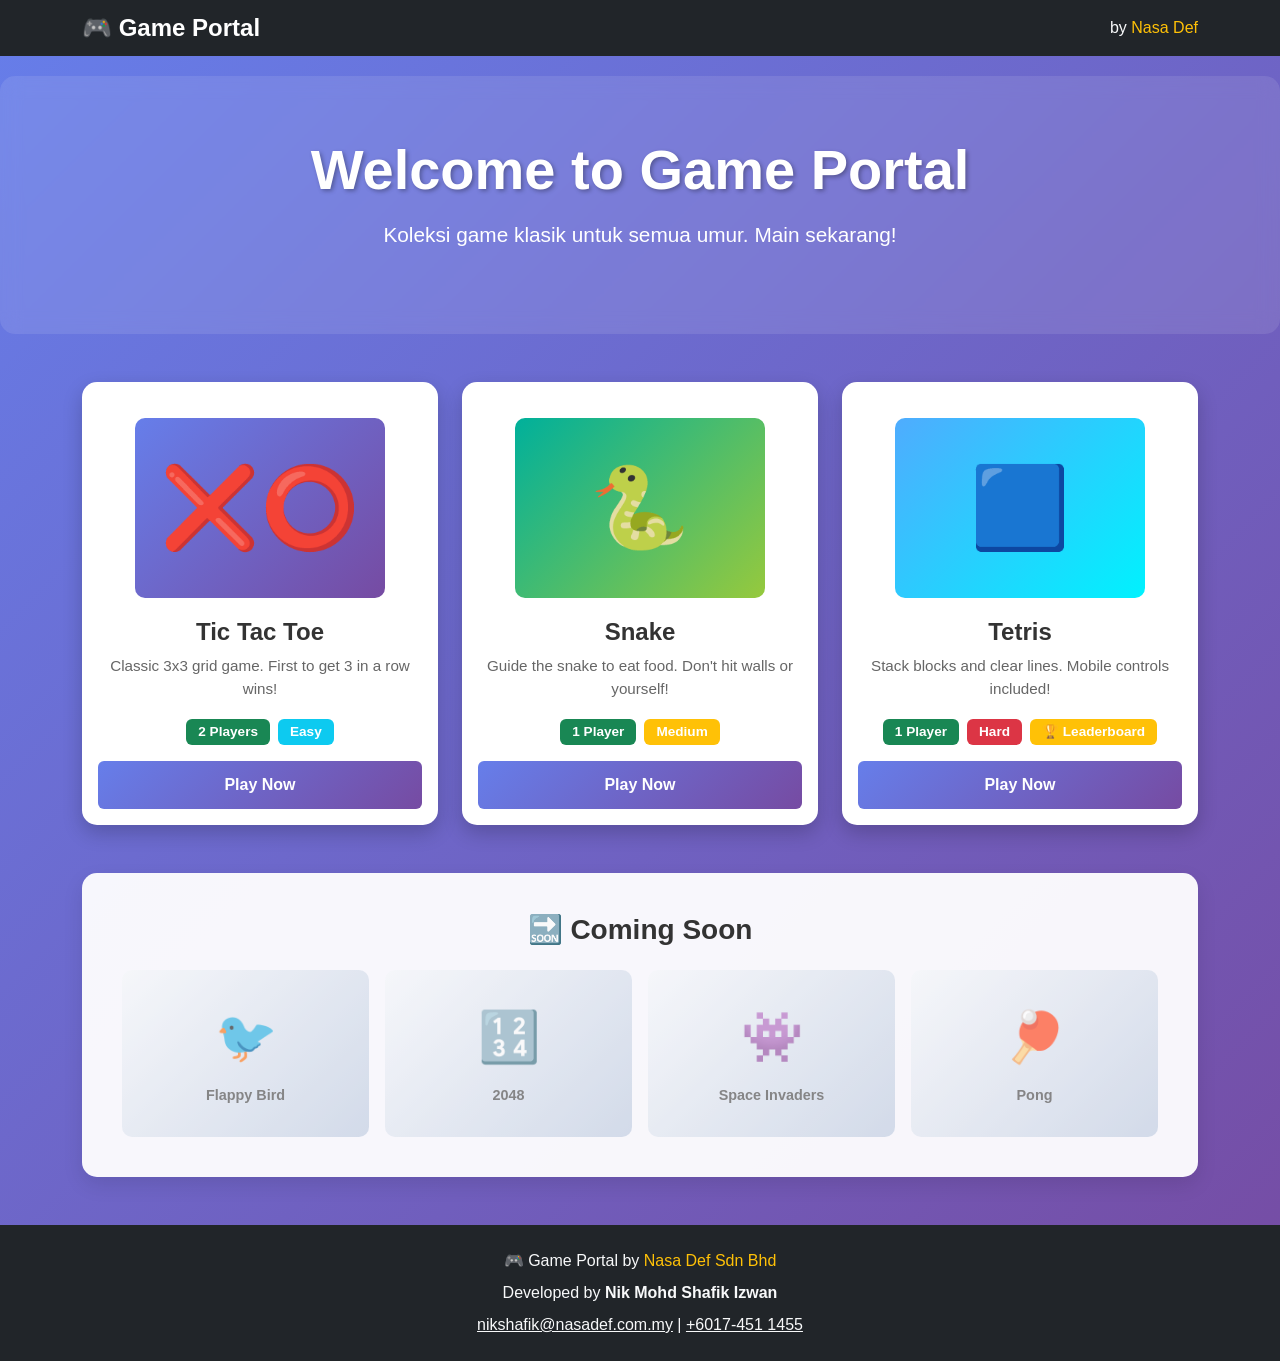
<file: index.html>
<!DOCTYPE html>
<html lang="ms">
<head>
    <meta charset="UTF-8">
    <meta name="viewport" content="width=device-width, initial-scale=1.0">
    <title>Game Portal - Nasa Def</title>
    <link href="https://cdn.jsdelivr.net/npm/bootstrap@5.3.0/dist/css/bootstrap.min.css" rel="stylesheet">
    <link rel="stylesheet" href="assets/css/style.css">
</head>
<body>
    <!-- Navbar -->
    <nav class="navbar navbar-dark bg-dark">
        <div class="container">
            <span class="navbar-brand mb-0 h1">🎮 Game Portal</span>
            <span class="navbar-text text-light">
                by <a href="https://www.nasadef.com.my" class="text-warning text-decoration-none" target="_blank">Nasa Def</a>
            </span>
        </div>
    </nav>

    <!-- Hero Section -->
    <div class="hero-section">
        <div class="container text-center">
            <h1 class="display-4 fw-bold mb-3">Welcome to Game Portal</h1>
            <p class="lead mb-4">Koleksi game klasik untuk semua umur. Main sekarang!</p>
        </div>
    </div>

    <!-- Games Grid -->
    <div class="container mt-5 mb-5">
        <div class="row g-4">
            <!-- Tic Tac Toe -->
            <div class="col-md-6 col-lg-4">
                <div class="card game-card">
                    <div class="card-body text-center">
                        <div class="game-thumb tic-tac-toe-thumb">❌⭕</div>
                        <h5 class="card-title mt-3">Tic Tac Toe</h5>
                        <p class="card-text">Classic 3x3 grid game. First to get 3 in a row wins!</p>
                        <div class="game-stats mb-3">
                            <span class="badge bg-success">2 Players</span>
                            <span class="badge bg-info">Easy</span>
                        </div>
                        <a href="games/tic-tac-toe/index.html" class="btn btn-primary w-100">Play Now</a>
                    </div>
                </div>
            </div>

            <!-- Snake -->
            <div class="col-md-6 col-lg-4">
                <div class="card game-card">
                    <div class="card-body text-center">
                        <div class="game-thumb snake-thumb">🐍</div>
                        <h5 class="card-title mt-3">Snake</h5>
                        <p class="card-text">Guide the snake to eat food. Don't hit walls or yourself!</p>
                        <div class="game-stats mb-3">
                            <span class="badge bg-success">1 Player</span>
                            <span class="badge bg-warning">Medium</span>
                        </div>
                        <a href="games/snake/index.html" class="btn btn-primary w-100">Play Now</a>
                    </div>
                </div>
            </div>

            <!-- Tetris -->
            <div class="col-md-6 col-lg-4">
                <div class="card game-card">
                    <div class="card-body text-center">
                        <div class="game-thumb tetris-thumb">🟦</div>
                        <h5 class="card-title mt-3">Tetris</h5>
                        <p class="card-text">Stack blocks and clear lines. Mobile controls included!</p>
                        <div class="game-stats mb-3">
                            <span class="badge bg-success">1 Player</span>
                            <span class="badge bg-danger">Hard</span>
                            <span class="badge bg-warning">🏆 Leaderboard</span>
                        </div>
                        <a href="games/tetris/index.html" class="btn btn-primary w-100">Play Now</a>
                    </div>
                </div>
            </div>
        </div>

        <!-- Coming Soon Section -->
        <div class="coming-soon-section mt-5">
            <h3 class="text-center mb-4">🔜 Coming Soon</h3>
            <div class="row g-3">
                <div class="col-6 col-md-3">
                    <div class="coming-soon-card">
                        <span class="game-icon">🐦</span>
                        <p class="game-name">Flappy Bird</p>
                    </div>
                </div>
                <div class="col-6 col-md-3">
                    <div class="coming-soon-card">
                        <span class="game-icon">🔢</span>
                        <p class="game-name">2048</p>
                    </div>
                </div>
                <div class="col-6 col-md-3">
                    <div class="coming-soon-card">
                        <span class="game-icon">👾</span>
                        <p class="game-name">Space Invaders</p>
                    </div>
                </div>
                <div class="col-6 col-md-3">
                    <div class="coming-soon-card">
                        <span class="game-icon">🏓</span>
                        <p class="game-name">Pong</p>
                    </div>
                </div>
            </div>
        </div>
    </div>

    <!-- Footer -->
    <footer class="footer mt-5 py-4 bg-dark text-light">
        <div class="container text-center">
            <p class="mb-2">🎮 Game Portal by <a href="https://www.nasadef.com.my" class="text-warning text-decoration-none" target="_blank">Nasa Def Sdn Bhd</a></p>
            <p class="mb-2">Developed by <strong>Nik Mohd Shafik Izwan</strong></p>
            <p class="mb-0">
                <a href="mailto:nikshafik@nasadef.com.my" class="text-light">nikshafik@nasadef.com.my</a> | 
                <a href="tel:+60174511455" class="text-light">+6017-451 1455</a>
            </p>
        </div>
    </footer>

    <script src="https://cdn.jsdelivr.net/npm/bootstrap@5.3.0/dist/js/bootstrap.bundle.min.js"></script>
</body>
</html>
</file>
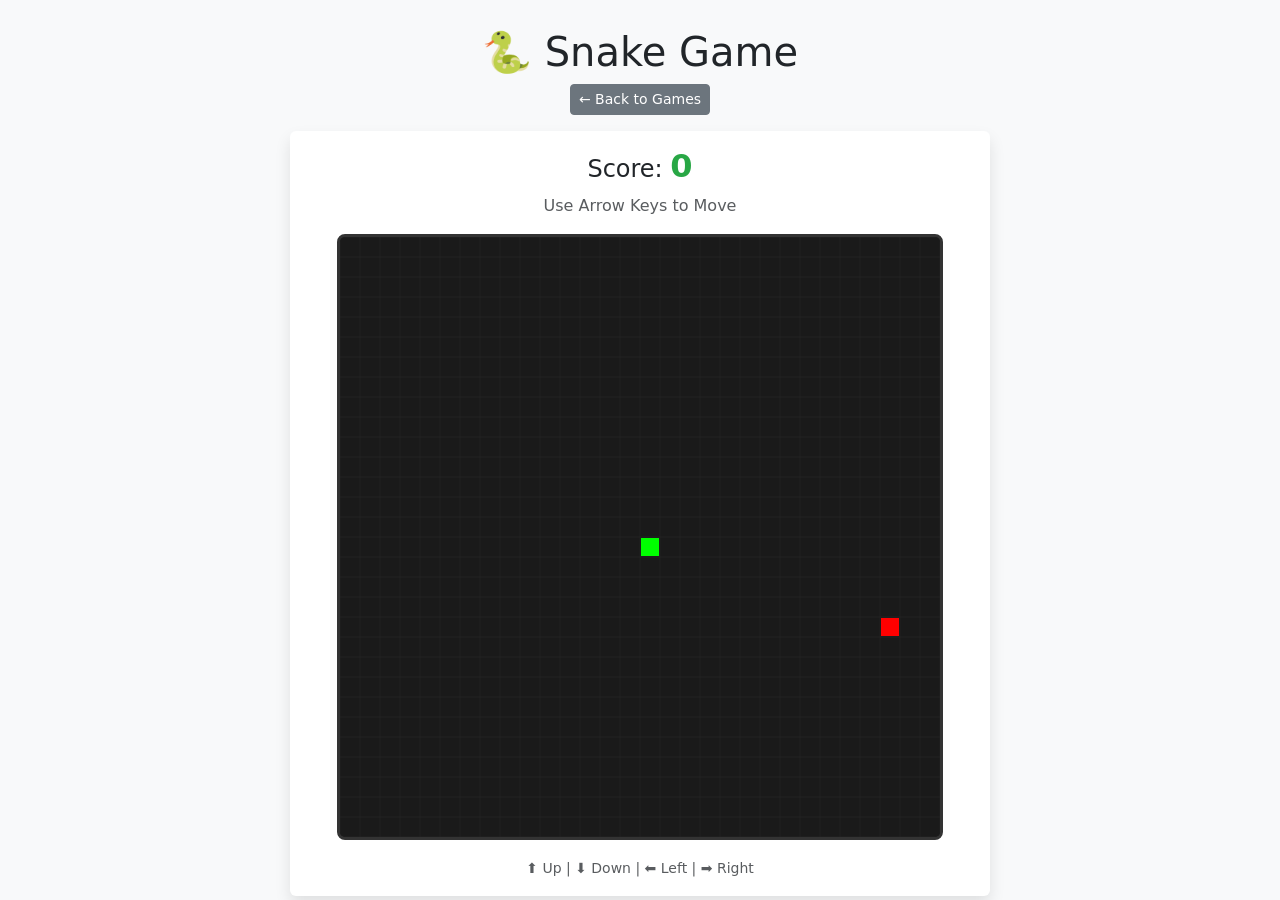
<file: games/snake/index.html>
<!DOCTYPE html>
<html lang="ms">
<head>
    <meta charset="UTF-8">
    <meta name="viewport" content="width=device-width, initial-scale=1.0">
    <title>Snake Game</title>
    <link href="https://cdn.jsdelivr.net/npm/bootstrap@5.3.0/dist/css/bootstrap.min.css" rel="stylesheet">
    <link rel="stylesheet" href="snake.css">
</head>
<body>
    <div class="container">
        <!-- Header -->
        <div class="text-center mt-4">
            <h1>🐍 Snake Game</h1>
            <a href="../../index.html" class="btn btn-sm btn-secondary mb-3">← Back to Games</a>
        </div>

        <!-- Game Card -->
        <div class="card game-card">
            <div class="card-body">
                <!-- Score Display -->
                <div class="text-center mb-3">
                    <h4>Score: <span id="score">0</span></h4>
                    <p class="text-muted mb-0">Use Arrow Keys to Move</p>
                </div>

                <!-- Canvas -->
                <div class="canvas-container">
                    <canvas id="gameCanvas" width="600" height="600"></canvas>
                </div>

                <!-- Game Over Overlay -->
                <div id="gameOver" class="game-over">
                    <h2>Game Over!</h2>
                    <p>Final Score: <span id="finalScore">0</span></p>
                    <button id="restartBtn" class="btn btn-primary btn-lg">Play Again</button>
                </div>

                <!-- Controls Info -->
                <div class="text-center mt-3">
                    <small class="text-muted">
                        ⬆️ Up | ⬇️ Down | ⬅️ Left | ➡️ Right
                    </small>
                </div>
            </div>
        </div>
    </div>

    <script src="snake.js"></script>
</body>
</html>
</file>
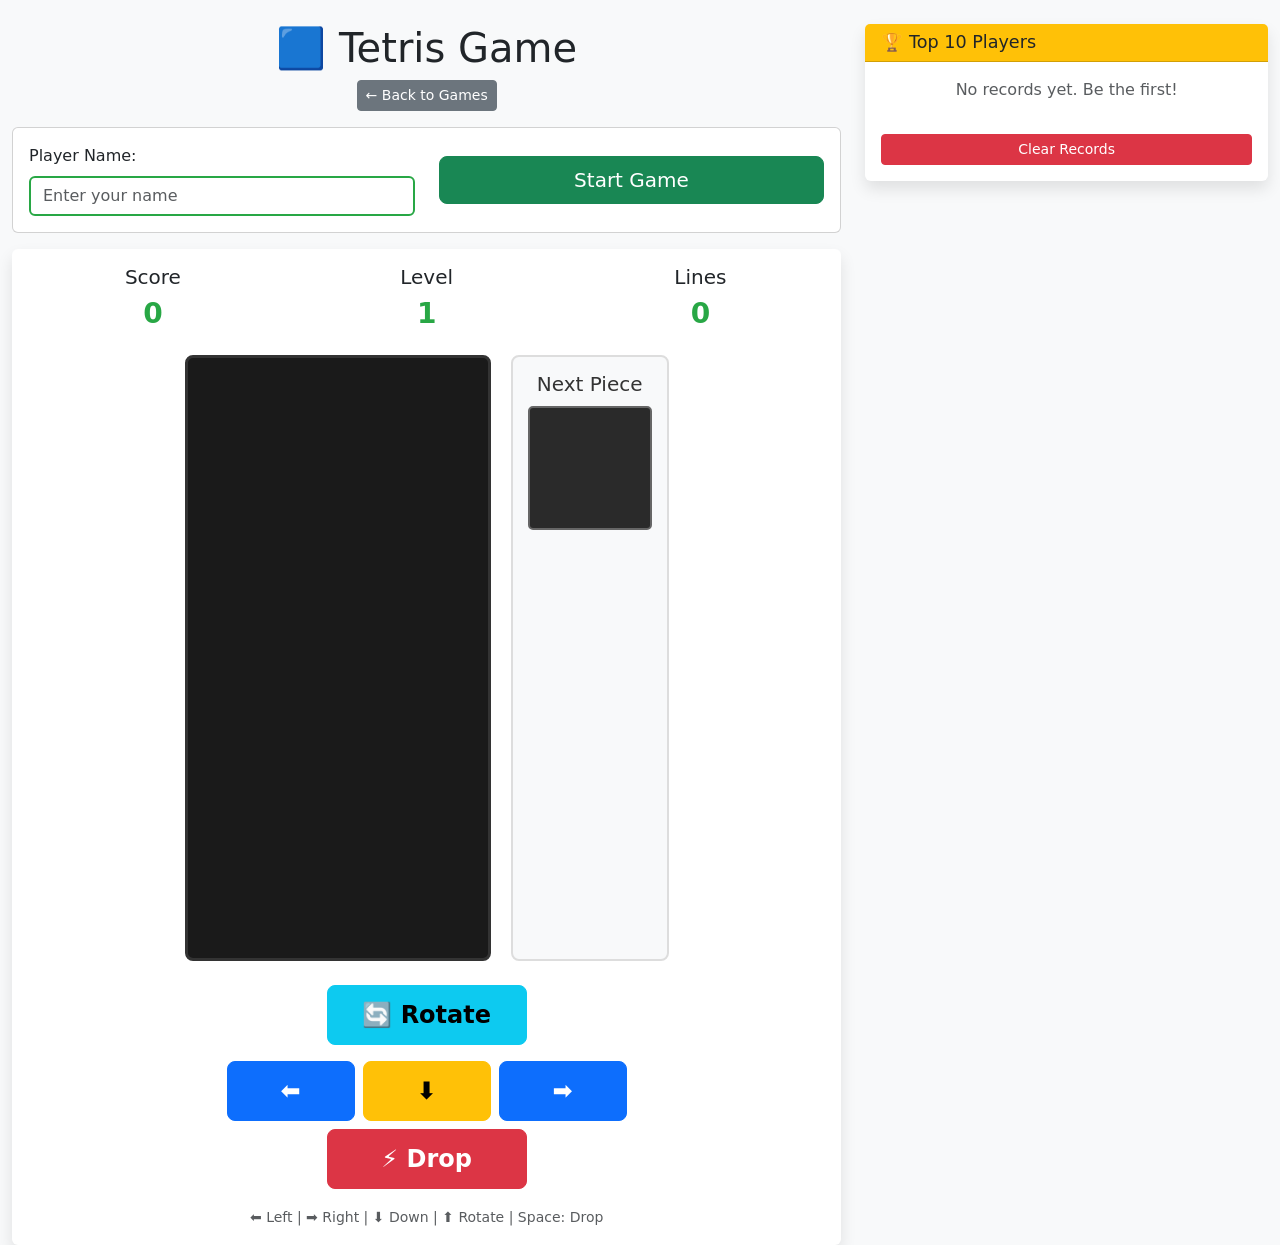
<file: games/tetris/index.html>
<!DOCTYPE html>
<html lang="ms">
<head>
    <meta charset="UTF-8">
    <meta name="viewport" content="width=device-width, initial-scale=1.0">
    <title>Tetris Game</title>
    <link href="https://cdn.jsdelivr.net/npm/bootstrap@5.3.0/dist/css/bootstrap.min.css" rel="stylesheet">
    <link rel="stylesheet" href="tetris.css">
</head>
<body>
    <div class="container-fluid">
        <div class="row">
            <!-- Left Panel: Game -->
            <div class="col-lg-8">
                <!-- Header -->
                <div class="text-center mt-4">
                    <h1>🟦 Tetris Game</h1>
                    <a href="../../index.html" class="btn btn-sm btn-secondary mb-3">← Back to Games</a>
                </div>

                <!-- Player Name Input -->
                <div class="card mb-3">
                    <div class="card-body">
                        <div class="row align-items-center">
                            <div class="col-md-6">
                                <label for="playerName" class="form-label">Player Name:</label>
                                <input type="text" class="form-control" id="playerName" placeholder="Enter your name" maxlength="20">
                            </div>
                            <div class="col-md-6 mt-2 mt-md-0">
                                <button id="startBtn" class="btn btn-success btn-lg w-100">Start Game</button>
                            </div>
                        </div>
                    </div>
                </div>

                <!-- Game Card -->
                <div class="card game-card">
                    <div class="card-body">
                        <!-- Score & Level Display -->
                        <div class="row text-center mb-3">
                            <div class="col-4">
                                <h5>Score</h5>
                                <h3 id="score">0</h3>
                            </div>
                            <div class="col-4">
                                <h5>Level</h5>
                                <h3 id="level">1</h3>
                            </div>
                            <div class="col-4">
                                <h5>Lines</h5>
                                <h3 id="lines">0</h3>
                            </div>
                        </div>

                        <!-- Game Area -->
                        <div class="game-container">
                            <!-- Main Canvas -->
                            <div class="canvas-wrapper">
                                <canvas id="gameCanvas" width="300" height="600"></canvas>
                                
                                <!-- Game Over Overlay -->
                                <div id="gameOver" class="game-over">
                                    <h2>Game Over!</h2>
                                    <p>Score: <span id="finalScore">0</span></p>
                                    <p>Lines: <span id="finalLines">0</span></p>
                                    <button id="restartBtn" class="btn btn-primary btn-lg">Play Again</button>
                                </div>
                            </div>

                            <!-- Next Piece Preview -->
                            <div class="next-piece-container">
                                <h5>Next Piece</h5>
                                <canvas id="nextCanvas" width="120" height="120"></canvas>
                            </div>
                        </div>

                        <!-- Mobile Controls -->
                        <div class="mobile-controls mt-4">
                            <div class="row g-2">
                                <div class="col-12 text-center mb-2">
                                    <button id="rotateBtn" class="btn btn-info btn-lg">🔄 Rotate</button>
                                </div>
                                <div class="col-4 text-center">
                                    <button id="leftBtn" class="btn btn-primary btn-lg">⬅️</button>
                                </div>
                                <div class="col-4 text-center">
                                    <button id="downBtn" class="btn btn-warning btn-lg">⬇️</button>
                                </div>
                                <div class="col-4 text-center">
                                    <button id="rightBtn" class="btn btn-primary btn-lg">➡️</button>
                                </div>
                                <div class="col-12 text-center mt-2">
                                    <button id="dropBtn" class="btn btn-danger btn-lg">⚡ Drop</button>
                                </div>
                            </div>
                        </div>

                        <!-- Keyboard Instructions -->
                        <div class="text-center mt-3">
                            <small class="text-muted">
                                ⬅️ Left | ➡️ Right | ⬇️ Down | ⬆️ Rotate | Space: Drop
                            </small>
                        </div>
                    </div>
                </div>
            </div>

            <!-- Right Panel: Leaderboard -->
            <div class="col-lg-4">
                <div class="card leaderboard-card mt-4">
                    <div class="card-header bg-warning text-dark">
                        <h4 class="mb-0">🏆 Top 10 Players</h4>
                    </div>
                    <div class="card-body">
                        <div id="leaderboard">
                            <p class="text-muted text-center">No records yet. Be the first!</p>
                        </div>
                        <button id="clearLeaderboard" class="btn btn-danger btn-sm w-100 mt-3">Clear Records</button>
                    </div>
                </div>
            </div>
        </div>
    </div>

    <script src="tetris.js"></script>
</body>
</html>
</file>
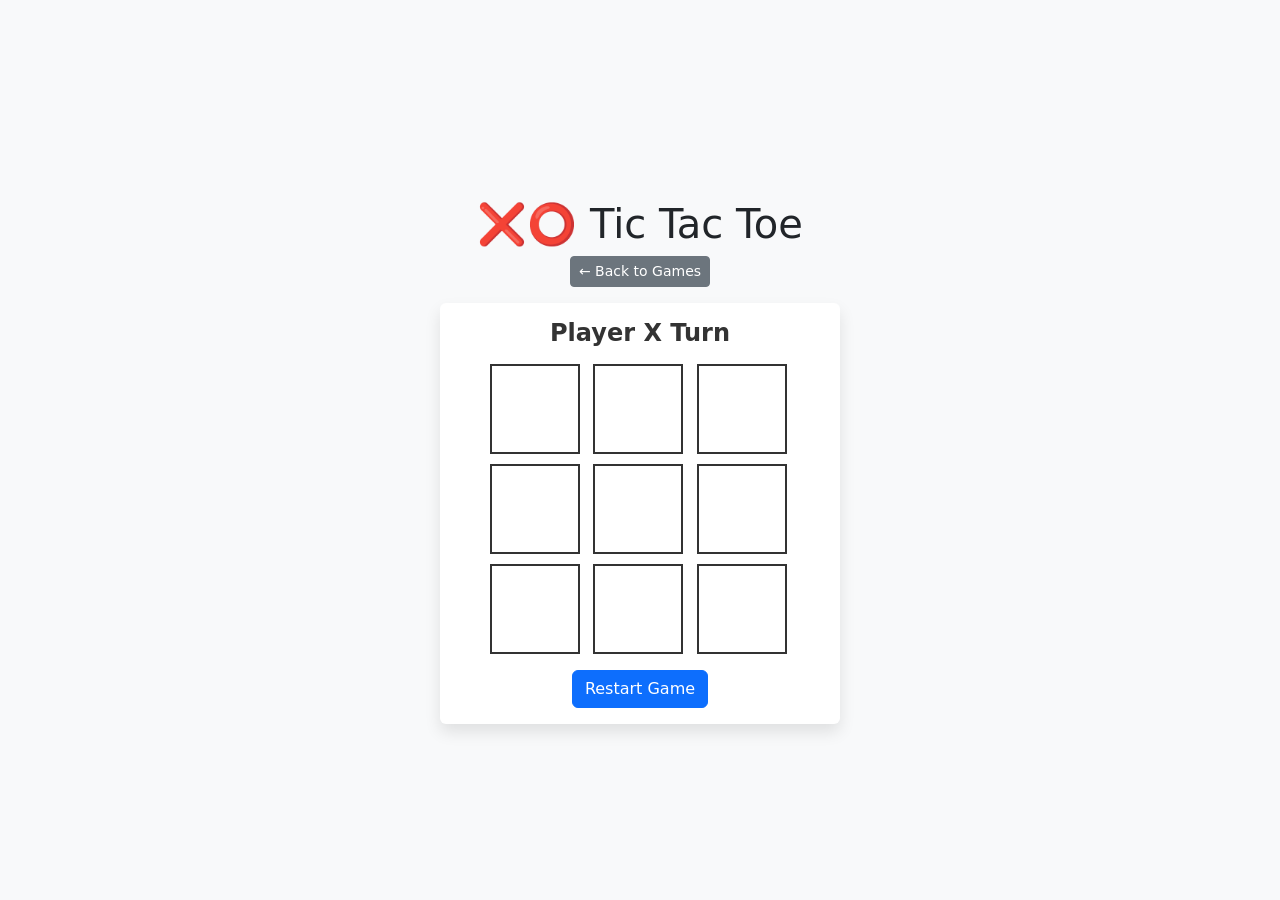
<file: games/tic-tac-toe/index.html>
<!DOCTYPE html>
<html lang="ms">
<head>
    <meta charset="UTF-8">
    <meta name="viewport" content="width=device-width, initial-scale=1.0">
    <title>Tic Tac Toe</title>
    <link href="https://cdn.jsdelivr.net/npm/bootstrap@5.3.0/dist/css/bootstrap.min.css" rel="stylesheet">
    <link rel="stylesheet" href="ttt.css">
</head>
<body>
    <div class="container">
        <!-- Header -->
        <div class="text-center mt-4">
            <h1>❌⭕ Tic Tac Toe</h1>
            <a href="../../index.html" class="btn btn-sm btn-secondary mb-3">← Back to Games</a>
        </div>

        <!-- Game Card -->
        <div class="card game-card">
            <div class="card-body">
                <!-- Player Turn -->
                <div class="text-center mb-3">
                    <h4 id="turnDisplay">Player X Turn</h4>
                </div>

                <!-- Game Board -->
                <div id="board" class="game-board">
                    <div class="cell" data-index="0"></div>
                    <div class="cell" data-index="1"></div>
                    <div class="cell" data-index="2"></div>
                    <div class="cell" data-index="3"></div>
                    <div class="cell" data-index="4"></div>
                    <div class="cell" data-index="5"></div>
                    <div class="cell" data-index="6"></div>
                    <div class="cell" data-index="7"></div>
                    <div class="cell" data-index="8"></div>
                </div>

                <!-- Restart Button -->
                <div class="text-center mt-3">
                    <button id="restartBtn" class="btn btn-primary">Restart Game</button>
                </div>
            </div>
        </div>
    </div>

    <script src="ttt.js"></script>
</body>
</html>
</file>
<file: assets/css/style.css>
/* Global Styles */
body {
    background: linear-gradient(135deg, #667eea 0%, #764ba2 100%);
    min-height: 100vh;
    font-family: 'Segoe UI', Tahoma, Geneva, Verdana, sans-serif;
}

/* Navbar */
.navbar-brand {
    font-size: 1.5rem;
    font-weight: bold;
}

/* Hero Section */
.hero-section {
    background: rgba(255, 255, 255, 0.1);
    backdrop-filter: blur(10px);
    padding: 60px 0;
    margin-top: 20px;
    border-radius: 15px;
    color: white;
}

.hero-section h1 {
    text-shadow: 2px 2px 4px rgba(0, 0, 0, 0.3);
}

.hero-section .lead {
    font-size: 1.3rem;
}

/* Game Cards */
.game-card {
    border: none;
    box-shadow: 0 8px 20px rgba(0, 0, 0, 0.2);
    transition: all 0.3s ease;
    border-radius: 15px;
    overflow: hidden;
    background: white;
    height: 100%;
}

.game-card:hover {
    transform: translateY(-10px) scale(1.02);
    box-shadow: 0 15px 30px rgba(0, 0, 0, 0.3);
}

/* Game Thumbnails */
.game-thumb {
    font-size: 80px;
    height: 180px;
    display: flex;
    align-items: center;
    justify-content: center;
    border-radius: 10px;
    margin: 20px auto;
    max-width: 250px;
    position: relative;
    overflow: hidden;
}

.tic-tac-toe-thumb {
    background: linear-gradient(135deg, #667eea 0%, #764ba2 100%);
    color: white;
}

.snake-thumb {
    background: linear-gradient(135deg, #00b09b 0%, #96c93d 100%);
    color: white;
}

.tetris-thumb {
    background: linear-gradient(135deg, #4facfe 0%, #00f2fe 100%);
    color: white;
}

/* Game Stats */
.game-stats {
    display: flex;
    gap: 8px;
    justify-content: center;
    flex-wrap: wrap;
}

.game-stats .badge {
    font-size: 0.85rem;
    padding: 6px 12px;
}

/* Card Title & Text */
.card-title {
    font-weight: bold;
    font-size: 1.5rem;
    color: #333;
}

.card-text {
    color: #666;
    font-size: 0.95rem;
    min-height: 48px;
}

/* Buttons */
.btn-primary {
    background: linear-gradient(135deg, #667eea 0%, #764ba2 100%);
    border: none;
    padding: 12px 20px;
    font-weight: bold;
    transition: all 0.3s;
}

.btn-primary:hover {
    transform: scale(1.05);
    box-shadow: 0 5px 15px rgba(102, 126, 234, 0.4);
}

/* Coming Soon Section */
.coming-soon-section {
    background: rgba(255, 255, 255, 0.95);
    padding: 40px;
    border-radius: 15px;
    box-shadow: 0 8px 20px rgba(0, 0, 0, 0.1);
}

.coming-soon-section h3 {
    color: #333;
    font-weight: bold;
}

.coming-soon-card {
    background: linear-gradient(135deg, #f5f7fa 0%, #c3cfe2 100%);
    padding: 30px 20px;
    border-radius: 10px;
    text-align: center;
    transition: all 0.3s;
    cursor: not-allowed;
    opacity: 0.7;
}

.coming-soon-card:hover {
    opacity: 1;
    transform: translateY(-5px);
}

.coming-soon-card .game-icon {
    font-size: 50px;
    display: block;
    margin-bottom: 10px;
}

.coming-soon-card .game-name {
    font-weight: bold;
    color: #555;
    margin: 0;
    font-size: 0.9rem;
}

/* Footer */
.footer {
    margin-top: auto;
}

.footer p {
    margin-bottom: 5px;
}

.footer a:hover {
    text-decoration: underline !important;
}

/* Container Background */
.container {
    position: relative;
    z-index: 1;
}

/* Responsive */
@media (max-width: 768px) {
    .hero-section {
        padding: 40px 20px;
    }
    
    .hero-section h1 {
        font-size: 2rem;
    }
    
    .hero-section .lead {
        font-size: 1.1rem;
    }
    
    .game-thumb {
        font-size: 60px;
        height: 150px;
    }
    
    .coming-soon-card .game-icon {
        font-size: 40px;
    }
}

/* Animations */
@keyframes float {
    0%, 100% {
        transform: translateY(0px);
    }
    50% {
        transform: translateY(-10px);
    }
}

.game-thumb {
    animation: float 3s ease-in-out infinite;
}

.tic-tac-toe-thumb {
    animation-delay: 0s;
}

.snake-thumb {
    animation-delay: 0.5s;
}

.tetris-thumb {
    animation-delay: 1s;
}

/* Scrollbar Styling */
::-webkit-scrollbar {
    width: 10px;
}

::-webkit-scrollbar-track {
    background: #f1f1f1;
}

::-webkit-scrollbar-thumb {
    background: linear-gradient(135deg, #667eea 0%, #764ba2 100%);
    border-radius: 5px;
}

::-webkit-scrollbar-thumb:hover {
    background: #555;
}
</file>
<file: games/snake/snake.css>
body {
    background-color: #f8f9fa;
    min-height: 100vh;
    display: flex;
    align-items: center;
    justify-content: center;
}

.game-card {
    max-width: 700px;
    margin: 0 auto;
    box-shadow: 0 8px 16px rgba(0,0,0,0.1);
    border: none;
}

.canvas-container {
    display: flex;
    justify-content: center;
    position: relative;
}

#gameCanvas {
    border: 3px solid #333;
    background-color: #1a1a1a;
    border-radius: 8px;
}

#score {
    color: #28a745;
    font-weight: bold;
    font-size: 32px;
}

.game-over {
    position: absolute;
    top: 50%;
    left: 50%;
    transform: translate(-50%, -50%);
    background-color: rgba(0, 0, 0, 0.9);
    color: white;
    padding: 40px 60px;
    border-radius: 15px;
    text-align: center;
    display: none;
    z-index: 10;
}

.game-over.show {
    display: block;
}

.game-over h2 {
    color: #dc3545;
    margin-bottom: 20px;
}

.game-over p {
    font-size: 24px;
    margin-bottom: 25px;
}

#finalScore {
    color: #ffc107;
    font-weight: bold;
    font-size: 32px;
}
</file>
<file: games/tetris/tetris.css>
body {
    background-color: #f8f9fa;
    min-height: 100vh;
    overflow-x: hidden;
}

html, body {
    position: relative;
    width: 100%;
}

.game-card {
    box-shadow: 0 8px 16px rgba(0,0,0,0.1);
    border: none;
}

.game-container {
    display: flex;
    justify-content: center;
    gap: 20px;
    flex-wrap: wrap;
}

.canvas-wrapper {
    position: relative;
}

#gameCanvas {
    border: 3px solid #333;
    background-color: #1a1a1a;
    border-radius: 8px;
    display: block;
}

#nextCanvas {
    border: 2px solid #666;
    background-color: #2a2a2a;
    border-radius: 5px;
    display: block;
    margin: 10px auto;
}

.next-piece-container {
    text-align: center;
    background-color: #f8f9fa;
    padding: 15px;
    border-radius: 8px;
    border: 2px solid #ddd;
}

.next-piece-container h5 {
    margin-bottom: 10px;
    color: #333;
}

/* Score Display */
#score, #level, #lines {
    color: #28a745;
    font-weight: bold;
}

/* Game Over Overlay */
.game-over {
    position: absolute;
    top: 50%;
    left: 50%;
    transform: translate(-50%, -50%);
    background-color: rgba(0, 0, 0, 0.95);
    color: white;
    padding: 40px 60px;
    border-radius: 15px;
    text-align: center;
    display: none;
    z-index: 10;
    min-width: 280px;
}

.game-over.show {
    display: block;
}

.game-over h2 {
    color: #dc3545;
    margin-bottom: 20px;
}

.game-over p {
    font-size: 20px;
    margin-bottom: 15px;
}

#finalScore, #finalLines {
    color: #ffc107;
    font-weight: bold;
    font-size: 28px;
}

/* Mobile Controls */
.mobile-controls {
    max-width: 400px;
    margin: 0 auto;
}

.mobile-controls .btn {
    width: 100%;
    height: 60px;
    font-size: 24px;
    font-weight: bold;
}

#rotateBtn {
    width: 200px;
}

#dropBtn {
    width: 200px;
}

/* Leaderboard */
.leaderboard-card {
    position: sticky;
    top: 20px;
    box-shadow: 0 8px 16px rgba(0,0,0,0.1);
    border: none;
}

.leaderboard-item {
    display: flex;
    justify-content: space-between;
    align-items: center;
    padding: 8px 10px;
    margin-bottom: 6px;
    background-color: #f8f9fa;
    border-radius: 5px;
    border-left: 4px solid #28a745;
    font-size: 0.9rem;
}

.leaderboard-item.rank-1 {
    border-left-color: #ffc107;
    background-color: #fff9e6;
}

.leaderboard-item.rank-2 {
    border-left-color: #c0c0c0;
    background-color: #f5f5f5;
}

.leaderboard-item.rank-3 {
    border-left-color: #cd7f32;
    background-color: #fff3e6;
}

.leaderboard-rank {
    font-weight: bold;
    font-size: 16px;
    min-width: 30px;
}

.leaderboard-name {
    flex-grow: 1;
    font-weight: 600;
    overflow: hidden;
    text-overflow: ellipsis;
    white-space: nowrap;
    font-size: 0.85rem;
}

.leaderboard-score {
    font-weight: bold;
    color: #28a745;
    min-width: 60px;
    text-align: right;
    font-size: 0.9rem;
}

.card-header h4 {
    font-size: 1.1rem;
}

/* Responsive */
@media (max-width: 768px) {
    #gameCanvas {
        width: 250px;
        height: 500px;
    }
    
    .next-piece-container {
        width: 100%;
    }
    
    .mobile-controls .btn {
        height: 50px;
        font-size: 20px;
    }
    
    /* Hide leaderboard on mobile */
    .leaderboard-card {
        display: none;
    }
}

@media (max-width: 992px) {
    /* Show leaderboard but make it non-sticky on tablet */
    .leaderboard-card {
        position: relative;
        top: 0;
        margin-top: 20px;
    }
}

/* Player Name Input */
#playerName {
    border: 2px solid #28a745;
}

#playerName:focus {
    border-color: #28a745;
    box-shadow: 0 0 0 0.2rem rgba(40, 167, 69, 0.25);
}

#startBtn:disabled {
    opacity: 0.6;
    cursor: not-allowed;
}
</file>
<file: games/tic-tac-toe/ttt.css>
body {
    background-color: #f8f9fa;
    min-height: 100vh;
    display: flex;
    align-items: center;
    justify-content: center;
}

.game-card {
    max-width: 400px;
    margin: 0 auto;
    box-shadow: 0 8px 16px rgba(0,0,0,0.1);
    border: none;
}

.game-board {
    display: grid;
    grid-template-columns: repeat(3, 1fr);
    gap: 10px;
    max-width: 300px;
    margin: 0 auto;
}

.cell {
    width: 90px;
    height: 90px;
    background-color: white;
    border: 2px solid #333;
    display: flex;
    align-items: center;
    justify-content: center;
    font-size: 48px;
    font-weight: bold;
    cursor: pointer;
    transition: all 0.3s;
}

.cell:hover:not(.taken) {
    background-color: #e9ecef;
    transform: scale(1.05);
}

.cell.taken {
    cursor: not-allowed;
}

.cell.winning {
    background-color: #28a745;
    color: white;
}

#turnDisplay {
    color: #333;
    font-weight: 600;
}
</file>
